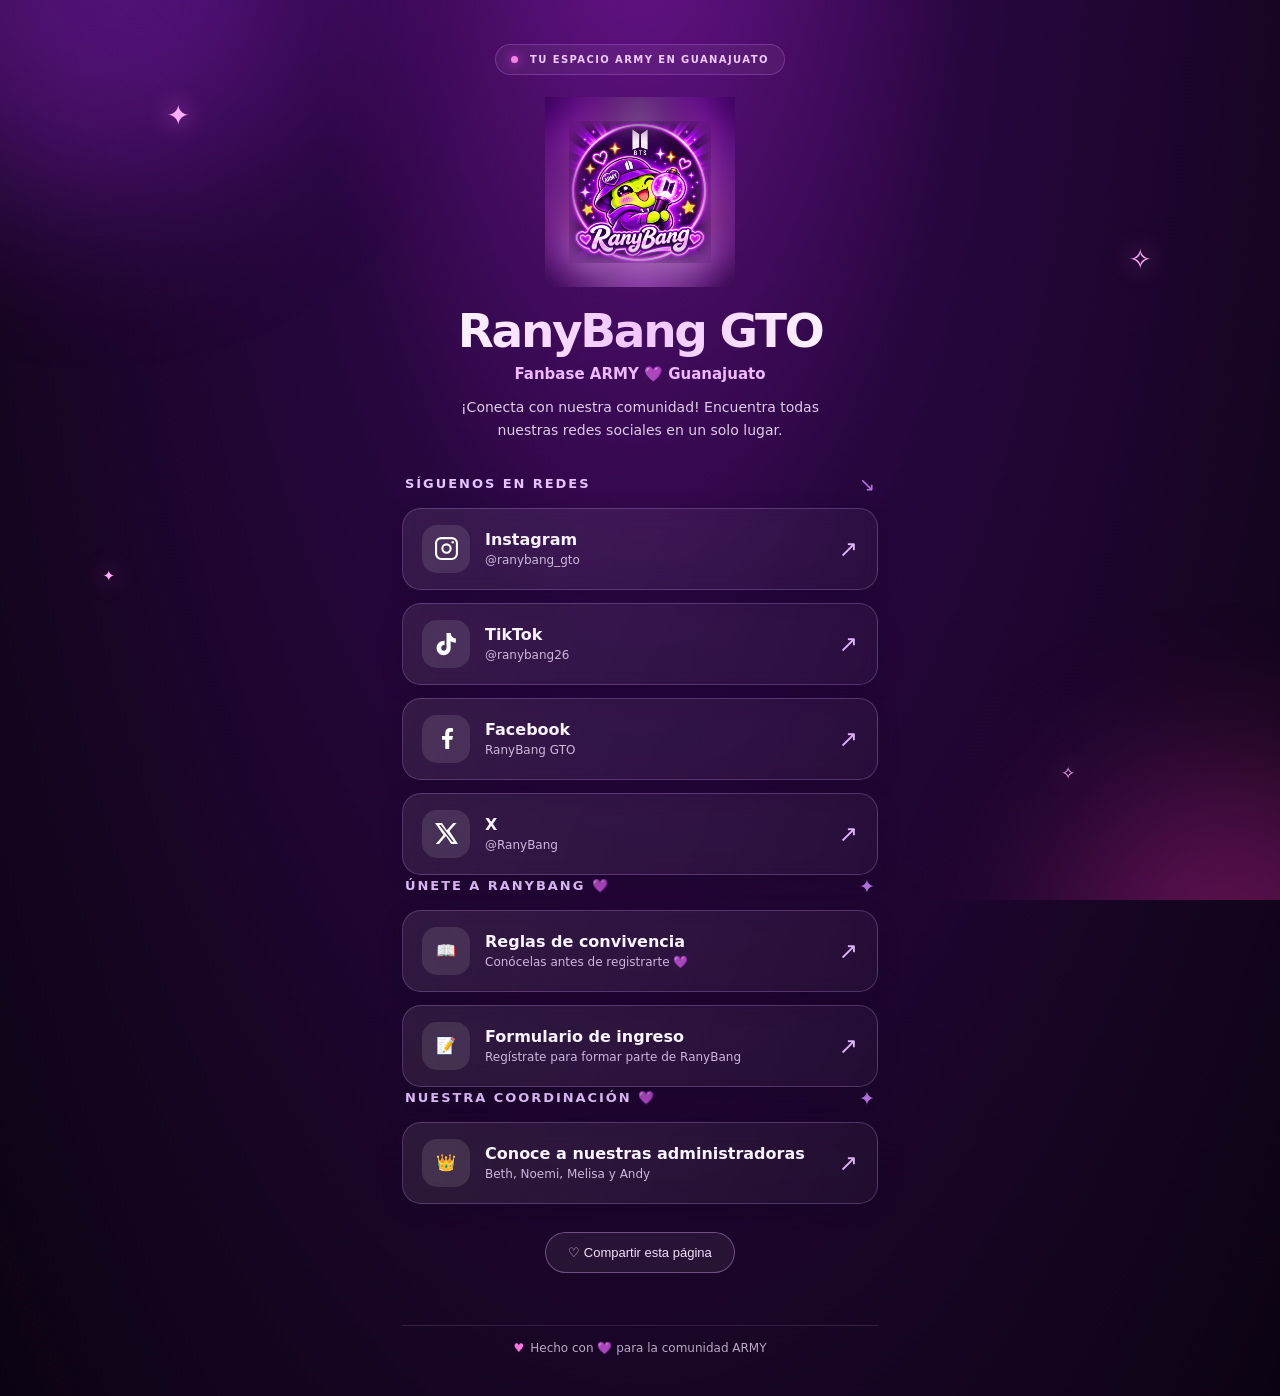
<file: index.html>
<!doctype html>
<html lang="es">
<head>
  <meta charset="utf-8" />
  <meta name="viewport" content="width=device-width, initial-scale=1" />
  <meta name="theme-color" content="#25063f" />
  <meta name="description" content="Todas las redes sociales oficiales de la fanbase RanyBang GTO en un solo lugar." />
  <meta property="og:type" content="website" />
  <meta property="og:title" content="RanyBang GTO | Encuéntranos" />
  <meta property="og:description" content="¡Únete a la comunidad ARMY de RanyBang! Instagram, TikTok, Facebook y X." />
  <meta property="og:image" content="assets/ranybang-logo.webp" />
  <link rel="icon" href="assets/favicon.png" type="image/png" />
  <link rel="stylesheet" href="styles.css" />
  <title>RanyBang GTO | Nuestras redes</title>
  <script src="config.js" defer></script>
  <script src="app.js" defer></script>
</head>
<body>
  <div class="background" aria-hidden="true">
    <div class="glow glow-a"></div><div class="glow glow-b"></div>
    <span class="star star-1">✦</span><span class="star star-2">✧</span>
    <span class="star star-3">✦</span><span class="star star-4">✧</span>
  </div>
  <main class="container">
    <div class="eyebrow"><span class="live-dot"></span> TU ESPACIO ARMY EN GUANAJUATO</div>
    <header class="hero">
  <img class="logo" src="RanyBang_logo_completo.png" width="280" height="280" alt="Logo de RanyBang GTO" />
      <h1 id="nombre">RanyBang GTO</h1>
      <p class="subtitle" id="subtitulo">Fanbase ARMY 💜 Guanajuato</p>
      <p class="message" id="mensaje">¡Conecta con nuestra comunidad! Encuentra todas nuestras redes sociales en un solo lugar.</p>
    </header>
    <section aria-labelledby="redes-titulo">
      <div class="section-heading"><h2 id="redes-titulo">Síguenos en redes</h2><span>↘</span></div>
      <div id="redes" class="links"></div>
    </section>
    
<!-- INGRESO A RANYBANG -->
<section class="ingreso-fanbase"> 

  <div class="section-heading">
    <h2>Únete a RanyBang 💜</h2>
    <span>✦</span>
  </div>

  <div class="links">
    <a
  class="social-link"
  href="reglas.html"
  target="_blank"
  rel="noopener noreferrer"
>
  <span class="social-icon">📖</span>
  <span class="social-text">
    <span class="social-title">
      Reglas de convivencia
    </span>
    <span class="social-username">
      Conócelas antes de registrarte 💜
    </span>
  </span>
  <span class="arrow">↗</span>
</a>

<a
  class="social-link"
  href="https://forms.gle/YBXGaqkg2ZYyh2Yw8"
  target="_blank"
  rel="noopener noreferrer"
>
      <span class="social-icon">📝</span>
      <span class="social-text">
        <span class="social-title">
          Formulario de ingreso
        </span>
        <span class="social-username">
          Regístrate para formar parte de RanyBang
        </span>
      </span>
      <span class="arrow">↗</span>
    </a>
  </div>
</section>
    <!-- BOTÓN DE ADMINISTRADORAS: PÉGALO ANTES DE <div class="share-wrap"> EN index.html -->
<section class="ingreso-fanbase" aria-label="Conoce a nuestras administradoras">
  <div class="section-heading"><h2>Nuestra coordinación 💜</h2><span>✦</span></div>
  <div class="links">
<a class="social-link" href="RanyBang_Administradoras_Generales/administradoras.html">
      <span class="social-icon" aria-hidden="true">👑</span>
      <span class="social-text">
        <span class="social-title">Conoce a nuestras administradoras</span>
        <span class="social-username">Beth, Noemi, Melisa y Andy</span>
      </span>
      <span class="arrow" aria-hidden="true">↗</span>
    </a>
  </div>
</section>

    <div class="share-wrap"><button id="compartir" class="share-button" type="button">♡ Compartir esta página</button><p id="aviso" class="notice" role="status" aria-live="polite"></p></div>
    <footer><span class="footer-heart">♥</span><span id="pie">Hecho con 💜 para la comunidad ARMY</span></footer>
  </main>
</body>
</html>
</file>
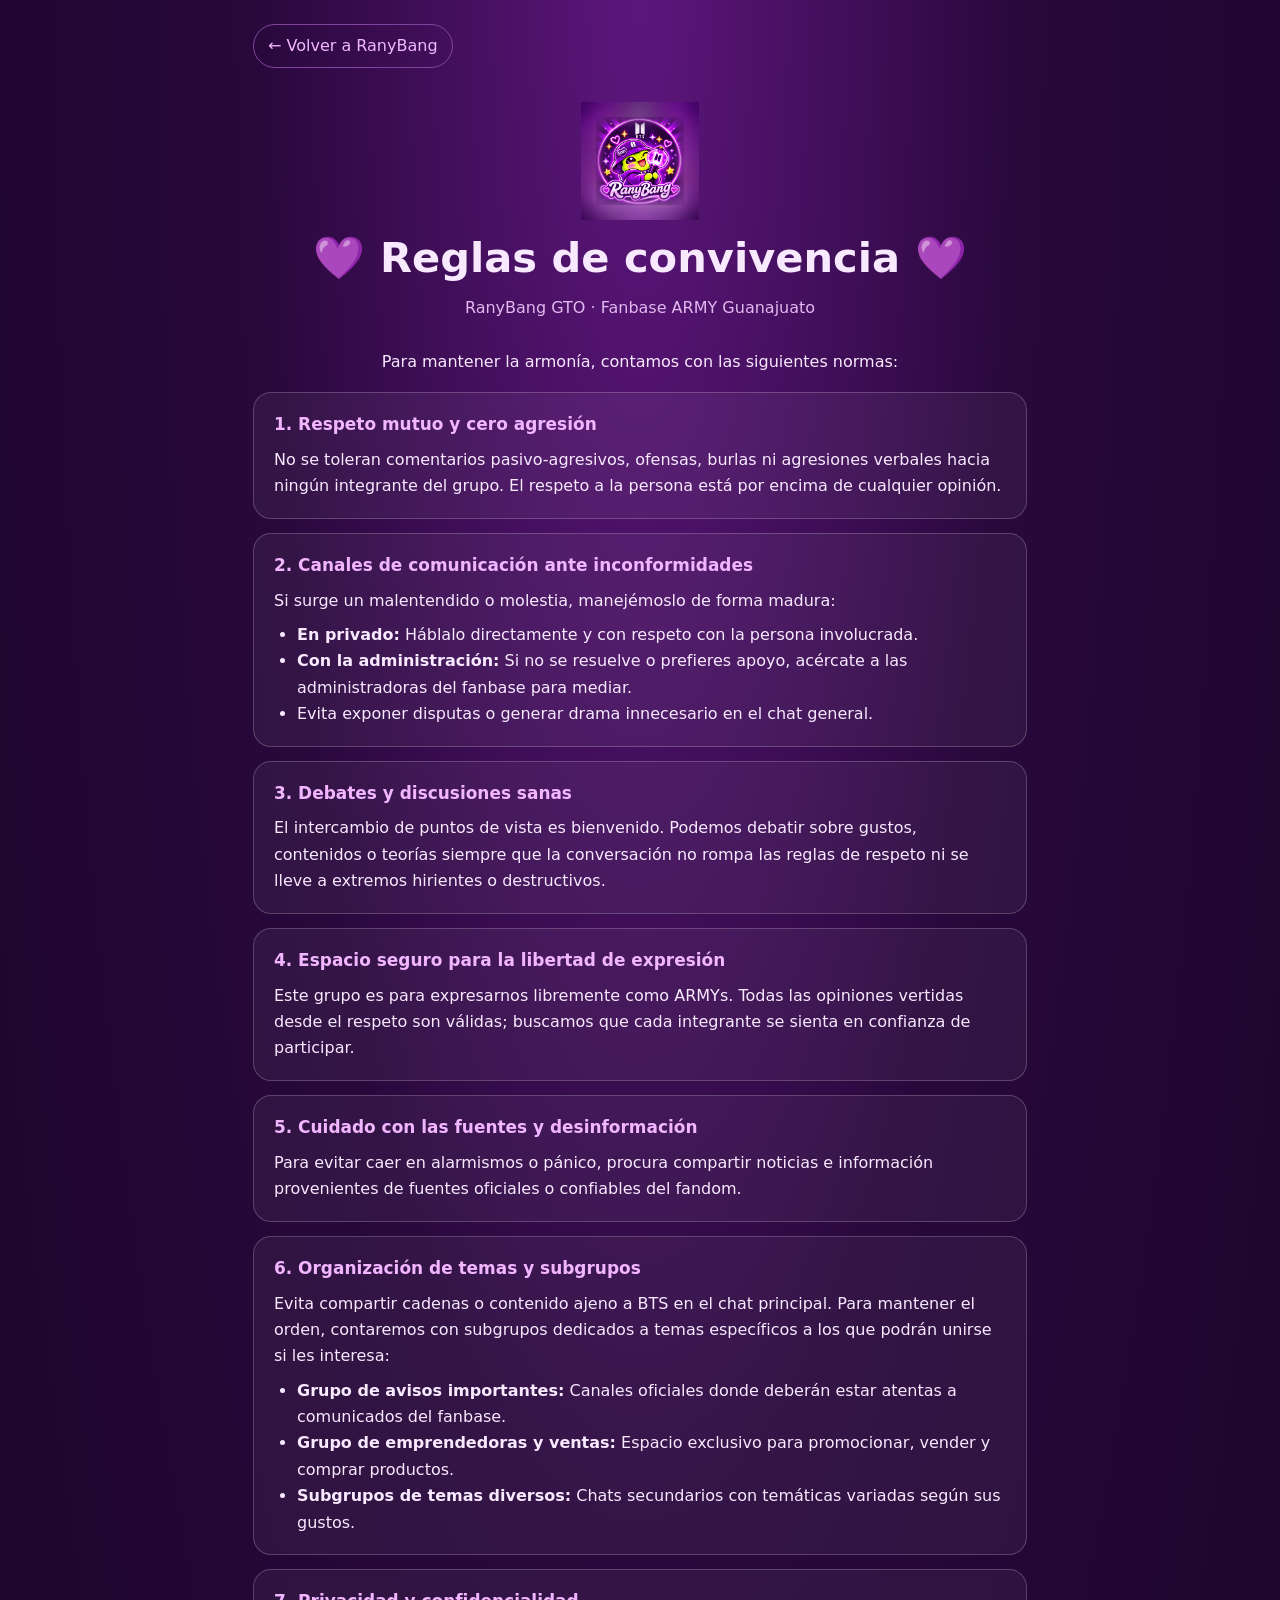
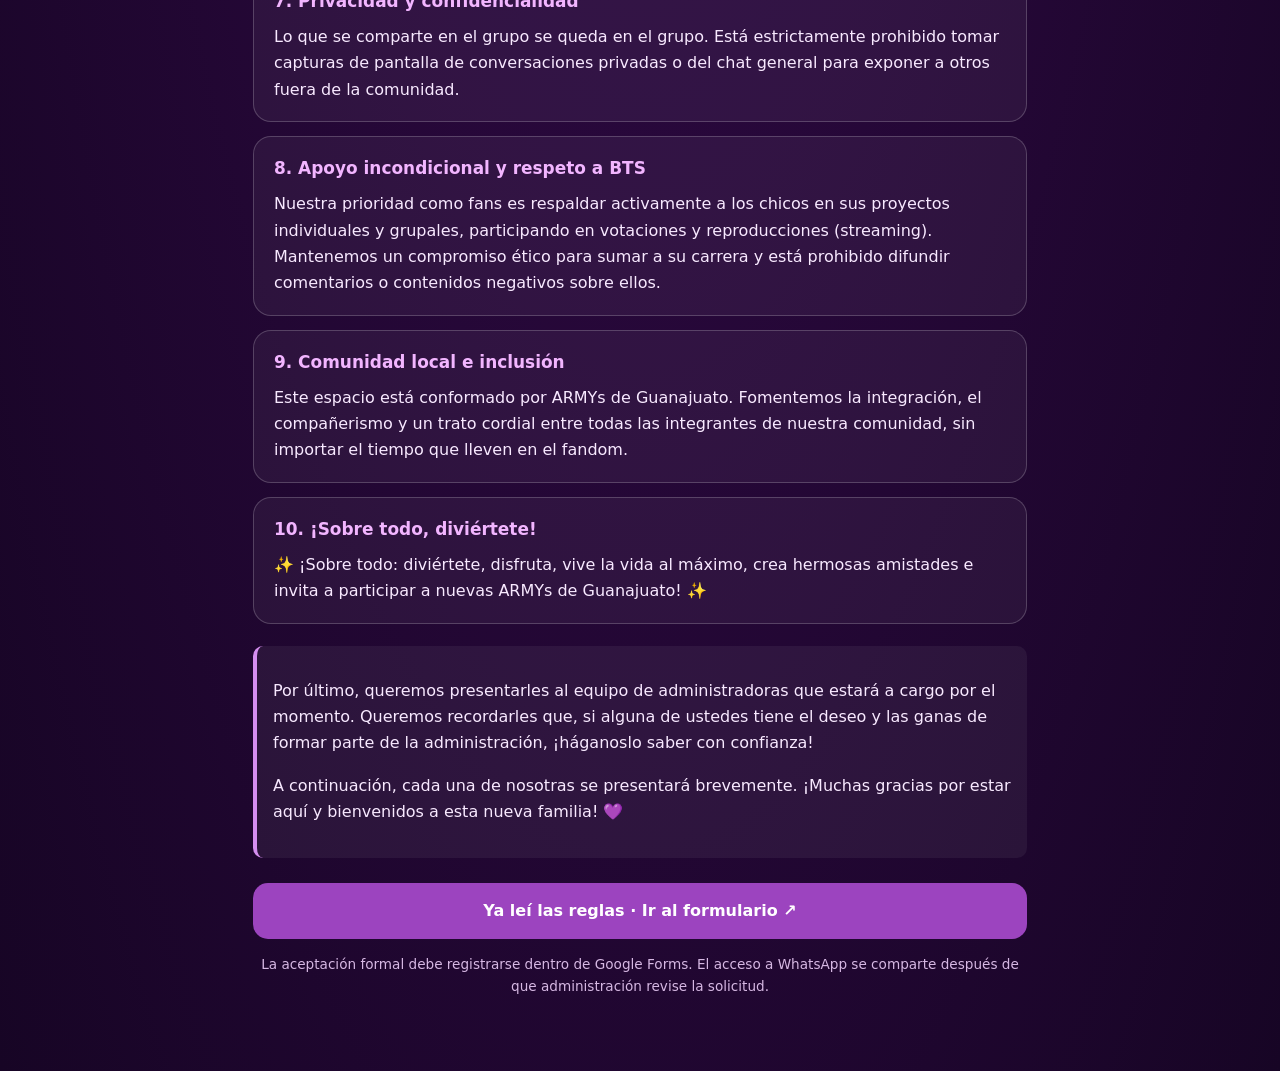
<file: reglas.html>
<!doctype html>
<html lang="es"><head><meta charset="utf-8"><meta name="viewport" content="width=device-width, initial-scale=1"><meta name="theme-color" content="#25063f"><title>Reglas de convivencia | RanyBang GTO</title><style>
:root{color-scheme:dark;font-family:system-ui,-apple-system,Segoe UI,Arial,sans-serif}*{box-sizing:border-box}body{margin:0;background:radial-gradient(ellipse at top,#5d167c 0%,#29083c 42%,#170525 100%);color:#f8e9ff;min-height:100vh;line-height:1.65}main{max-width:810px;padding:24px 18px 60px;margin:auto}.back{display:inline-flex;color:#f2b9ff;text-decoration:none;border:1px solid #7f459e;border-radius:99px;padding:8px 14px;margin:0 0 26px}header{text-align:center}.logo{width:118px;height:118px;object-fit:contain;display:block;margin:8px auto 14px}h1{font-size:clamp(1.75rem,5vw,2.6rem);line-height:1.17;margin:12px 0}.subtitle{color:#e2b9f0;margin:0 0 28px}.rule{background:#ffffff0d;border:1px solid #ffffff33;border-radius:18px;padding:18px 20px;margin:14px 0}.rule h2{font-size:1.06rem;color:#f2b5ff;margin:0 0 8px}.rule p{margin:0}.rule ul{margin:8px 0 0;padding-left:23px}.notice{border-left:4px solid #d58ef0;padding:16px;background:#ffffff0e;border-radius:10px;margin:22px 0}.cta{display:block;text-align:center;text-decoration:none;background:#9c44bf;color:white;padding:15px 22px;border-radius:15px;font-weight:700;margin-top:25px}.small{color:#d6b8e3;font-size:.85rem;text-align:center}a:focus-visible{outline:3px solid white;outline-offset:3px}
</style></head><body><main><a class="back" href="./">← Volver a RanyBang</a><header><img class="logo" src="RanyBang_logo_completo.png" alt="Logo de RanyBang GTO"><h1>💜 Reglas de convivencia 💜</h1><p class="subtitle">RanyBang GTO · Fanbase ARMY Guanajuato</p><p>Para mantener la armonía, contamos con las siguientes normas:</p></header>
<section class="rule"><h2>1. Respeto mutuo y cero agresión</h2><p>No se toleran comentarios pasivo-agresivos, ofensas, burlas ni agresiones verbales hacia ningún integrante del grupo. El respeto a la persona está por encima de cualquier opinión.</p></section>
<section class="rule"><h2>2. Canales de comunicación ante inconformidades</h2><p>Si surge un malentendido o molestia, manejémoslo de forma madura:</p><ul><li><strong>En privado:</strong> Háblalo directamente y con respeto con la persona involucrada.</li><li><strong>Con la administración:</strong> Si no se resuelve o prefieres apoyo, acércate a las administradoras del fanbase para mediar.</li><li>Evita exponer disputas o generar drama innecesario en el chat general.</li></ul></section>
<section class="rule"><h2>3. Debates y discusiones sanas</h2><p>El intercambio de puntos de vista es bienvenido. Podemos debatir sobre gustos, contenidos o teorías siempre que la conversación no rompa las reglas de respeto ni se lleve a extremos hirientes o destructivos.</p></section>
<section class="rule"><h2>4. Espacio seguro para la libertad de expresión</h2><p>Este grupo es para expresarnos libremente como ARMYs. Todas las opiniones vertidas desde el respeto son válidas; buscamos que cada integrante se sienta en confianza de participar.</p></section>
<section class="rule"><h2>5. Cuidado con las fuentes y desinformación</h2><p>Para evitar caer en alarmismos o pánico, procura compartir noticias e información provenientes de fuentes oficiales o confiables del fandom.</p></section>
<section class="rule"><h2>6. Organización de temas y subgrupos</h2><p>Evita compartir cadenas o contenido ajeno a BTS en el chat principal. Para mantener el orden, contaremos con subgrupos dedicados a temas específicos a los que podrán unirse si les interesa:</p><ul><li><strong>Grupo de avisos importantes:</strong> Canales oficiales donde deberán estar atentas a comunicados del fanbase.</li><li><strong>Grupo de emprendedoras y ventas:</strong> Espacio exclusivo para promocionar, vender y comprar productos.</li><li><strong>Subgrupos de temas diversos:</strong> Chats secundarios con temáticas variadas según sus gustos.</li></ul></section>
<section class="rule"><h2>7. Privacidad y confidencialidad</h2><p>Lo que se comparte en el grupo se queda en el grupo. Está estrictamente prohibido tomar capturas de pantalla de conversaciones privadas o del chat general para exponer a otros fuera de la comunidad.</p></section>
<section class="rule"><h2>8. Apoyo incondicional y respeto a BTS</h2><p>Nuestra prioridad como fans es respaldar activamente a los chicos en sus proyectos individuales y grupales, participando en votaciones y reproducciones (streaming). Mantenemos un compromiso ético para sumar a su carrera y está prohibido difundir comentarios o contenidos negativos sobre ellos.</p></section>
<section class="rule"><h2>9. Comunidad local e inclusión</h2><p>Este espacio está conformado por ARMYs de Guanajuato. Fomentemos la integración, el compañerismo y un trato cordial entre todas las integrantes de nuestra comunidad, sin importar el tiempo que lleven en el fandom.</p></section>
<section class="rule"><h2>10. ¡Sobre todo, diviértete!</h2><p>✨ ¡Sobre todo: diviértete, disfruta, vive la vida al máximo, crea hermosas amistades e invita a participar a nuevas ARMYs de Guanajuato! ✨</p></section>
<div class="notice"><p>Por último, queremos presentarles al equipo de administradoras que estará a cargo por el momento. Queremos recordarles que, si alguna de ustedes tiene el deseo y las ganas de formar parte de la administración, ¡háganoslo saber con confianza!</p><p>A continuación, cada una de nosotras se presentará brevemente. ¡Muchas gracias por estar aquí y bienvenidos a esta nueva familia! 💜</p></div>
<a class="cta" href="https://forms.gle/YBXGaqkg2ZYyh2Yw8" target="_blank" rel="noopener noreferrer">Ya leí las reglas · Ir al formulario ↗</a><p class="small">La aceptación formal debe registrarse dentro de Google Forms. El acceso a WhatsApp se comparte después de que administración revise la solicitud.</p></main></body></html>
</file>
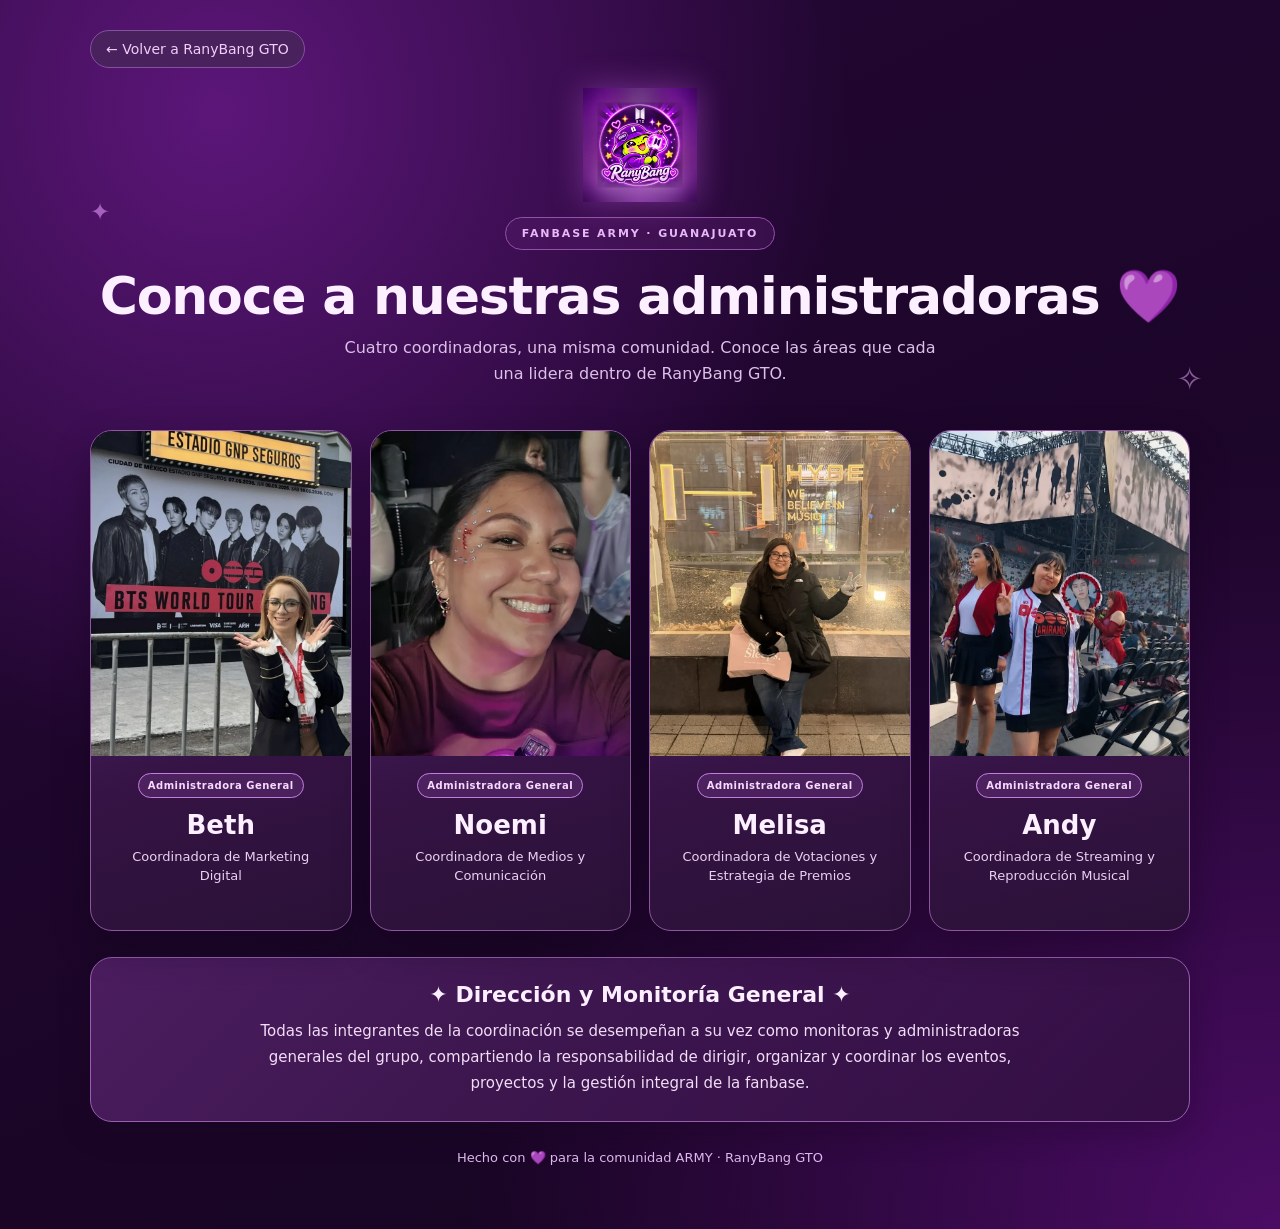
<file: RanyBang_Administradoras_Generales/administradoras.html>
<!doctype html>
<html lang="es">
<head>
  <meta charset="utf-8">
  <meta name="viewport" content="width=device-width, initial-scale=1">
  <meta name="theme-color" content="#240538">
  <meta name="description" content="Conoce a las cuatro administradoras generales de RanyBang GTO, fanbase ARMY Guanajuato.">
  <title>Administradoras Generales | RanyBang GTO</title>
  <style>
    :root{--dark:#190423;--purple:#390957;--pink:#ea9dfb;--text:#fcefff;--muted:#dcc0e7;}
    *{box-sizing:border-box}
    html{scroll-behavior:smooth}
    body{margin:0;font-family:system-ui,-apple-system,Segoe UI,Arial,sans-serif;background:radial-gradient(ellipse at 17% 9%,#5c1679 0%,transparent 42%),radial-gradient(ellipse at 100% 100%,#4b0c65 0%,transparent 45%),linear-gradient(155deg,#240735,#15041f);color:var(--text);min-height:100vh}
    body::before{content:"✦";position:fixed;color:#d78bf0;opacity:.65;font-size:24px;left:7%;top:22%;pointer-events:none}
    body::after{content:"✧";position:fixed;color:#e5a0fa;opacity:.55;font-size:32px;right:6%;top:40%;pointer-events:none}
    main{width:min(1100px,calc(100% - 36px));margin:auto;padding:30px 0 64px;position:relative}
    .back{display:inline-flex;align-items:center;gap:8px;text-decoration:none;color:#f1cef8;background:#48215d;border:1px solid #83519e;border-radius:999px;padding:10px 15px;font-size:14px}
    .back:hover,.back:focus-visible{background:#663081;outline:2px solid #e5acff;outline-offset:2px}
    header{text-align:center;padding:20px 0 30px}
    .logo{display:block;width:114px;height:114px;object-fit:contain;margin:0 auto 15px;filter:drop-shadow(0 0 16px #d35ff066)}
    .eyebrow{display:inline-block;border:1px solid #9350a9;color:#e8b8f8;border-radius:999px;padding:9px 16px;font-weight:700;letter-spacing:1.9px;font-size:11px;text-transform:uppercase;background:#571d6b66}
    h1{font-size:clamp(29px,4.7vw,52px);line-height:1.12;letter-spacing:-1.2px;margin:17px 0 10px}
    header p{margin:0 auto;max-width:620px;color:var(--muted);line-height:1.6;font-size:16px}
    .grid{display:grid;grid-template-columns:repeat(4,minmax(0,1fr));gap:18px;margin:14px auto 26px}
    .persona{min-width:0;background:linear-gradient(165deg,#63317d,#351344 65%,#2a1137);border:1px solid #8d569e;border-radius:22px;overflow:hidden;box-shadow:0 15px 35px #11031966}
    .portrait{aspect-ratio:4/5;overflow:hidden;background:#321442}
    .portrait img{width:100%;height:100%;display:block;object-fit:cover;object-position:50% 28%}
    .profile{text-align:center;padding:17px 13px 23px}
    .role-tag{display:inline-block;border:1px solid #c37ce0;border-radius:30px;color:#f8d9ff;background:#6f388566;font-size:10px;font-weight:800;padding:6px 9px;letter-spacing:.5px}
    h2{font-size:26px;margin:12px 0 7px}
    .profile p{font-size:13px;line-height:1.5;color:#ead0f1;margin:0 auto;max-width:220px;min-height:60px}
    .shared{border:1px solid #985fac;border-radius:22px;padding:24px 28px;text-align:center;background:linear-gradient(135deg,#5d2674bb,#2e103dbb);box-shadow:0 10px 30px #18062255}
    .shared h2{font-size:22px;margin:0 0 11px}
    .shared p{color:#f2ddf7;max-width:780px;margin:0 auto;font-size:15px;line-height:1.75}
    footer{text-align:center;color:#dcb8ec;font-size:13px;margin-top:28px}
    @media(max-width:900px){.grid{grid-template-columns:repeat(2,minmax(0,1fr))}.profile p{min-height:42px}}
    @media(max-width:530px){main{width:min(430px,calc(100% - 28px));padding-top:17px}header{padding-top:12px}.logo{width:100px;height:100px}header p{font-size:14px}.grid{gap:11px}.persona{border-radius:16px}.profile{padding:14px 8px 18px}h2{font-size:21px}.role-tag{font-size:9px;padding:5px 7px}.profile p{font-size:12px;min-height:88px}.shared{padding:20px 17px}.shared h2{font-size:19px}.shared p{font-size:13px}}
    @media(max-width:360px){.grid{grid-template-columns:1fr;gap:16px}.portrait{aspect-ratio:5/4}.profile p{min-height:0}}
  </style>
</head>
<body>
  <main>
    <a class="back" href="./index.html">← Volver a RanyBang GTO</a>
    <header>
      <img class="logo" src="logo-ranybang.webp" alt="Logo de RanyBang GTO">
      <span class="eyebrow">Fanbase ARMY · Guanajuato</span>
      <h1>Conoce a nuestras administradoras 💜</h1>
      <p>Cuatro coordinadoras, una misma comunidad. Conoce las áreas que cada una lidera dentro de RanyBang GTO.</p>
    </header>
    <section class="grid" aria-label="Administradoras generales de RanyBang GTO">
      <article class="persona">
        <div class="portrait"><img src="beth.webp" alt="Fotografía de Beth" loading="lazy" decoding="async"></div>
        <div class="profile"><span class="role-tag">Administradora General</span><h2>Beth</h2><p>Coordinadora de Marketing Digital</p></div>
      </article>
<article class="persona">
        <div class="portrait"><img src="noemi.webp" alt="Fotografía de Noemi" loading="lazy" decoding="async"></div>
        <div class="profile"><span class="role-tag">Administradora General</span><h2>Noemi</h2><p>Coordinadora de Medios y Comunicación</p></div>
      </article>
<article class="persona">
        <div class="portrait"><img src="melisa.webp" alt="Fotografía de Melisa" loading="lazy" decoding="async"></div>
        <div class="profile"><span class="role-tag">Administradora General</span><h2>Melisa</h2><p>Coordinadora de Votaciones y Estrategia de Premios</p></div>
      </article>
<article class="persona">
        <div class="portrait"><img src="andy.webp" alt="Fotografía de Andy" loading="lazy" decoding="async"></div>
        <div class="profile"><span class="role-tag">Administradora General</span><h2>Andy</h2><p>Coordinadora de Streaming y Reproducción Musical</p></div>
      </article>
    </section>
    <section class="shared" aria-labelledby="general-title">
      <h2 id="general-title">✦ Dirección y Monitoría General ✦</h2>
      <p>Todas las integrantes de la coordinación se desempeñan a su vez como monitoras y administradoras generales del grupo, compartiendo la responsabilidad de dirigir, organizar y coordinar los eventos, proyectos y la gestión integral de la fanbase.</p>
    </section>
    <footer>Hecho con 💜 para la comunidad ARMY · RanyBang GTO</footer>
  </main>
</body>
</html>
</file>
<file: styles.css>
:root{color-scheme:dark;--purple:#b75bff;--pink:#ff66e5;--white:#f9f2ff;--muted:#cdb8e1;--dark:#130520}*{box-sizing:border-box}html{min-height:100%;scroll-behavior:smooth}body{margin:0;min-height:100vh;background:radial-gradient(ellipse at 50% -15%,#6e1491 0%,#27063e 38%,#14051e 80%,#0b0313 100%);font-family:Inter,ui-sans-serif,system-ui,-apple-system,BlinkMacSystemFont,"Segoe UI",sans-serif;color:var(--white);-webkit-font-smoothing:antialiased;overflow-x:hidden}a{color:inherit}.background{position:fixed;inset:0;pointer-events:none;overflow:hidden}.glow{position:absolute;filter:blur(85px);border-radius:50%;opacity:.34}.glow-a{width:440px;height:440px;background:#b52aff;top:-240px;left:-130px}.glow-b{width:350px;height:350px;background:#ef2ab2;bottom:-220px;right:-130px}.star{position:absolute;color:#ffaeff;text-shadow:0 0 25px #f672ff;font-size:28px}.star-1{top:11%;left:13%}.star-2{top:27%;right:10%}.star-3{top:63%;left:8%;font-size:15px}.star-4{bottom:13%;right:16%;font-size:17px}.container{position:relative;z-index:1;max-width:520px;margin:0 auto;padding:44px 22px 26px}.eyebrow{width:max-content;max-width:100%;margin:0 auto 22px;padding:9px 15px;border:1px solid #b661db60;border-radius:100px;background:#ffffff0d;color:#edcbff;font-size:10px;font-weight:800;letter-spacing:.14em;text-align:center}.live-dot{display:inline-block;width:7px;height:7px;border-radius:50%;background:#f781e3;margin-right:7px;box-shadow:0 0 12px #fb49ff}.hero{text-align:center}.logo{width:clamp(180px,58vw,266px);height:auto;aspect-ratio:1;border-radius:50%;object-fit:cover;box-shadow:0 0 0 5px #f1b4ff25,0 16px 70px #dd35e03b;display:block;margin:0 auto 23px}h1{font-weight:900;font-size:clamp(35px,9vw,47px);letter-spacing:-.05em;margin:0 0 7px;line-height:1.12;background:linear-gradient(95deg,#fff,#f2c5ff,#fff);color:transparent;background-clip:text;-webkit-background-clip:text}.subtitle{font-weight:700;color:#efb8ff;font-size:15px;margin:0 0 13px}.message{max-width:370px;margin:0 auto 31px;color:#decce9;line-height:1.65;font-size:14px}.section-heading{display:flex;align-items:center;justify-content:space-between;padding:0 3px;margin-bottom:13px}.section-heading h2{font-size:13px;text-transform:uppercase;letter-spacing:.15em;font-weight:900;margin:0;color:#e6c2ff}.section-heading span{color:#ba74e8;font-size:19px}.links{display:grid;gap:13px}.social-link{position:relative;display:flex;align-items:center;gap:15px;padding:16px 19px;min-height:80px;border:1px solid #d7a4ff40;background:linear-gradient(112deg,#ffffff15,#ffffff09);border-radius:19px;text-decoration:none;box-shadow:0 5px 20px #10022040;transition:transform .16s ease,border-color .16s ease,background .16s ease;backdrop-filter:blur(10px)}.social-link:hover,.social-link:focus-visible{transform:translateY(-2px);border-color:#ec8aff;background:#ffffff1c;outline:none}.social-link:focus-visible{box-shadow:0 0 0 3px #f389f2}.social-icon{display:grid;place-items:center;flex:0 0 48px;height:48px;border-radius:15px;background:#ffffff1b;color:#fff}.social-icon svg{width:25px;height:25px;fill:currentColor}.social-text{display:flex;flex-direction:column;gap:4px;min-width:0}.social-title{font-size:16px;font-weight:800}.social-username{font-size:12px;color:#cdb7dc;overflow-wrap:anywhere}.arrow{margin-left:auto;color:#ddb4f9;font-size:23px}.share-wrap{text-align:center;padding:28px 0 14px}.share-button{border:1px solid #d6a7ec69;border-radius:99px;padding:12px 22px;background:#ffffff0f;color:#f5ddff;cursor:pointer;font:700 13px inherit;font-size:13px}.share-button:hover{background:#ffffff1f}.notice{min-height:1.2em;font-size:12px;color:#e6c6fa}footer{padding:15px 0;text-align:center;font-size:12px;color:#bba7c8;border-top:1px solid #e6acff26}.footer-heart{color:#f775df;margin-right:6px}@media(prefers-reduced-motion:reduce){*,*:before,*:after{transition:none!important;scroll-behavior:auto!important}}@media(max-width:380px){.container{padding:32px 16px 20px}.eyebrow{font-size:9px}.social-link{padding:14px}}
/* ===================================
   RANYBANG GTO
   Diseño optimizado para celulares
   =================================== */

@media screen and (max-width: 600px) {

  /* Espaciado general */
  .container {
    width: 100%;
    padding: 22px 18px 24px;
  }

  /* Etiqueta superior */
  .eyebrow {
    font-size: 9px;
    margin-bottom: 16px;
    padding: 8px 12px;
  }

  /* Logo completo y centrado */
  .logo {
    width: 170px;
    height: 170px;
    max-width: 55vw;
    object-fit: contain;
    border-radius: 50%;
    margin: 0 auto 16px;
  }

  /* Nombre de la fanbase */
  h1 {
    font-size: clamp(29px, 8vw, 38px);
    line-height: 1.12;
    margin-bottom: 6px;
  }

  /* Subtitulo */
  .subtitle {
    font-size: 13px;
    margin-bottom: 10px;
  }

  /* Mensaje de bienvenida */
  .message {
    font-size: 12px;
    line-height: 1.5;
    margin: 0 auto 22px;
    max-width: 320px;
  }

  /* Encabezado de redes */
  .section-heading {
    margin-bottom: 11px;
  }

  .section-heading h2 {
    font-size: 12px;
  }

  /* Separacion entre botones */
  .links {
    gap: 10px;
  }

  /* Botones mas compactos */
  .social-link {
    min-height: 65px;
    padding: 11px 14px;
    gap: 12px;
    border-radius: 16px;
  }

  /* Iconos */
  .social-icon {
    flex: 0 0 42px;
    height: 42px;
    border-radius: 12px;
  }

  .social-icon svg {
    width: 24px;
    height: 24px;
  }

  /* Nombres de las redes */
  .social-title {
    font-size: 15px;
  }

  .social-username {
    font-size: 11px;
  }

  /* Flecha de cada boton */
  .arrow {
    font-size: 20px;
  }

  /* Boton para compartir */
  .share-wrap {
    padding: 20px 0 10px;
  }

}

/* AJUSTE DEL LOGO RANYBANG */

.logo {
  width: 190px;
  height: 190px;
  max-width: 60vw;
  object-fit: contain;
  border-radius: 0;
  box-shadow: none;
  display: block;
  margin: 0 auto 18px;
}

@media screen and (max-width: 600px) {
  .logo {
    width: 180px;
    height: 180px;
    max-width: 60vw;
    object-fit: contain;
    border-radius: 0;
    box-shadow: none;
  }
   
/* LOGO COMPLETO RANYBANG */

.hero .logo {
  width: 220px;
  height: 220px;
  max-width: 70vw;
  object-fit: contain;
  border-radius: 0;
  box-shadow: none;
  margin: 0 auto 16px;
}

@media screen and (max-width: 600px) {
  .hero .logo {
    width: 210px;
    height: 210px;
    max-width: 70vw;
  }
}

}
</file>
